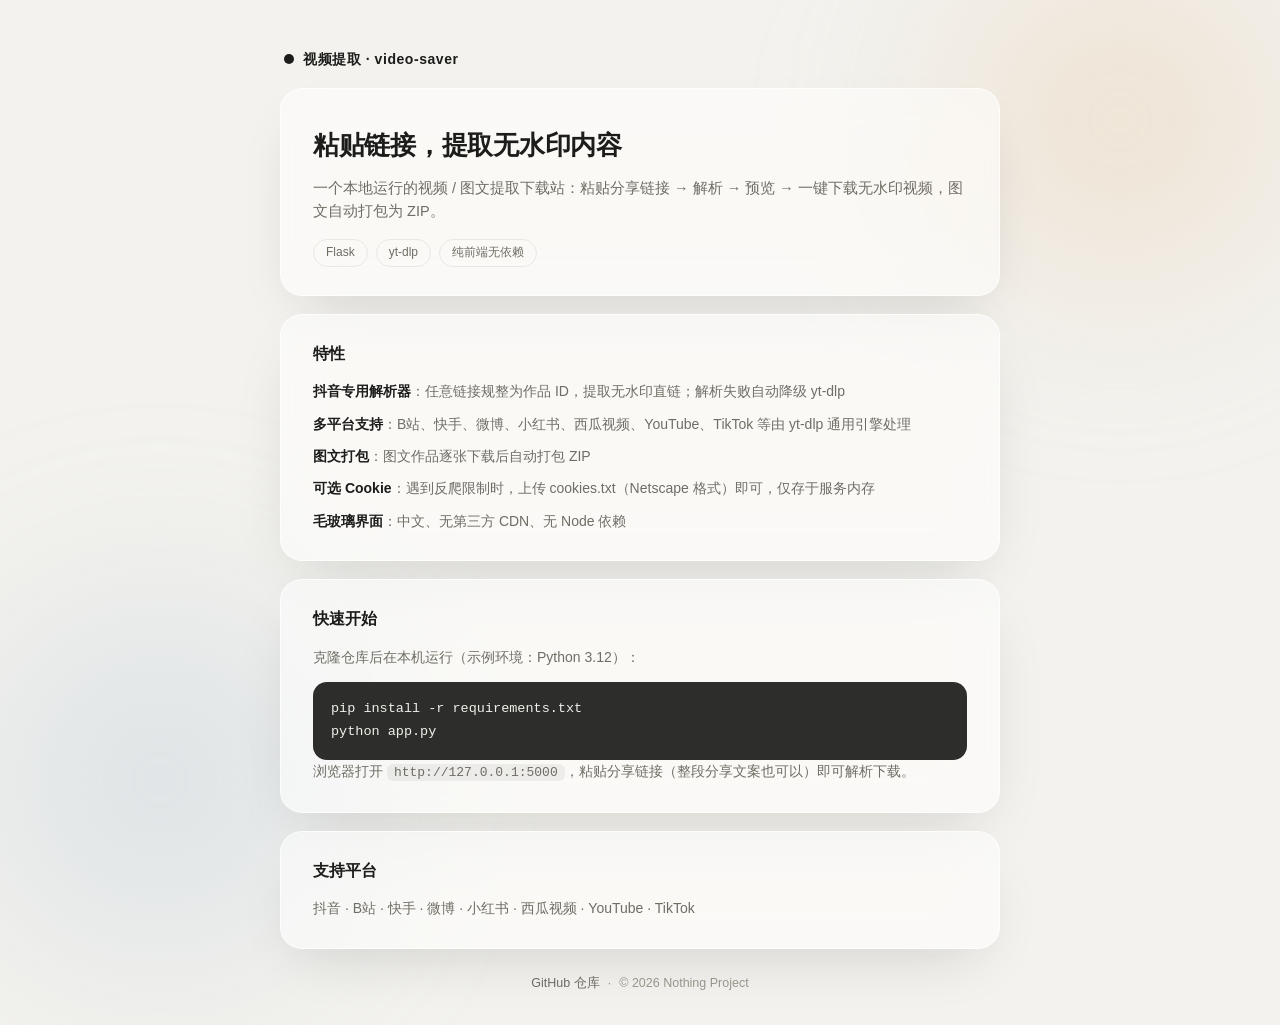
<file: docs/index.html>
<!DOCTYPE html>
<html lang="zh-CN">
<head>
<meta charset="UTF-8">
<meta name="viewport" content="width=device-width, initial-scale=1.0">
<title>视频提取 · video-saver</title>
<meta name="description" content="本地运行的视频 / 图文提取下载站：粘贴分享链接，一键下载无水印视频，图文自动打包为 ZIP。">
<link rel="icon" href="data:image/svg+xml,%3Csvg xmlns='http://www.w3.org/2000/svg' viewBox='0 0 32 32'%3E%3Crect width='32' height='32' rx='8' fill='%231c1c1a'/%3E%3Ccircle cx='16' cy='16' r='6' fill='%23f7f6f2'/%3E%3C/svg%3E">
<link rel="stylesheet" href="css/style.css">
</head>
<body>

<div class="bg-blob bg-blob-a" aria-hidden="true"></div>
<div class="bg-blob bg-blob-b" aria-hidden="true"></div>

<main class="shell">

  <header class="brand">
    <span class="brand-dot" aria-hidden="true"></span>
    <span class="brand-name">视频提取 · video-saver</span>
  </header>

  <section class="card hero">
    <h1 class="hero-title">粘贴链接，提取无水印内容</h1>
    <p class="hero-sub">
      一个本地运行的视频 / 图文提取下载站：粘贴分享链接 → 解析 → 预览 → 一键下载无水印视频，图文自动打包为 ZIP。
    </p>
    <p class="hero-tags">
      <span class="tag">Flask</span>
      <span class="tag">yt-dlp</span>
      <span class="tag">纯前端无依赖</span>
    </p>
  </section>

  <section class="card block">
    <h2>特性</h2>
    <ul class="feat-list">
      <li><b>抖音专用解析器</b>：任意链接规整为作品 ID，提取无水印直链；解析失败自动降级 yt-dlp</li>
      <li><b>多平台支持</b>：B站、快手、微博、小红书、西瓜视频、YouTube、TikTok 等由 yt-dlp 通用引擎处理</li>
      <li><b>图文打包</b>：图文作品逐张下载后自动打包 ZIP</li>
      <li><b>可选 Cookie</b>：遇到反爬限制时，上传 cookies.txt（Netscape 格式）即可，仅存于服务内存</li>
      <li><b>毛玻璃界面</b>：中文、无第三方 CDN、无 Node 依赖</li>
    </ul>
  </section>

  <section class="card block">
    <h2>快速开始</h2>
    <p class="hint">克隆仓库后在本机运行（示例环境：Python 3.12）：</p>
    <pre class="code"><code>pip install -r requirements.txt
python app.py</code></pre>
    <p class="hint">浏览器打开 <span class="mono">http://127.0.0.1:5000</span>，粘贴分享链接（整段分享文案也可以）即可解析下载。</p>
  </section>

  <section class="card block">
    <h2>支持平台</h2>
    <p class="hint">抖音 · B站 · 快手 · 微博 · 小红书 · 西瓜视频 · YouTube · TikTok</p>
  </section>

  <footer class="foot">
    <a href="https://github.com/Taszara/Nothing" target="_blank" rel="noopener">GitHub 仓库</a>
    <span>·</span>
    <span>© <span id="year"></span> Nothing Project</span>
  </footer>

</main>

<script>
  document.getElementById("year").textContent = new Date().getFullYear();
</script>
</body>
</html>
</file>
<file: docs/css/style.css>
/* docs 落地页 —— 与 video-saver 一致的毛玻璃风格 */

:root {
  --bg: #f3f2ee;
  --ink: #1c1c1a;
  --ink-soft: #6f6d64;
  --ink-faint: #9b988e;
  --card: rgba(255, 255, 255, .55);
  --line: rgba(255, 255, 255, .72);
  --line-soft: rgba(28, 28, 26, .08);
  --accent: #1c1c1a;
  --accent-ink: #f7f6f2;
  --radius: 22px;
  --shadow: 0 24px 60px -24px rgba(28, 28, 26, .18);
  --font: -apple-system, BlinkMacSystemFont, "PingFang SC", "Hiragino Sans GB",
          "Microsoft YaHei", "Segoe UI", sans-serif;
  --mono: "SFMono-Regular", Consolas, "Liberation Mono", Menlo, monospace;
}

* { box-sizing: border-box; margin: 0; padding: 0; }

html { -webkit-text-size-adjust: 100%; }

body {
  font-family: var(--font);
  background: var(--bg);
  color: var(--ink);
  min-height: 100vh;
  display: flex;
  justify-content: center;
  line-height: 1.6;
  -webkit-font-smoothing: antialiased;
}

/* ---- 背景光晕 ---- */
.bg-blob {
  position: fixed;
  border-radius: 50%;
  filter: blur(80px);
  z-index: 0;
  pointer-events: none;
}
.bg-blob-a {
  width: 520px; height: 520px;
  top: -140px; right: -100px;
  background: radial-gradient(circle, rgba(232, 203, 168, .5), transparent 66%);
}
.bg-blob-b {
  width: 560px; height: 560px;
  bottom: -160px; left: -120px;
  background: radial-gradient(circle, rgba(176, 196, 214, .42), transparent 66%);
}

/* ---- 布局 ---- */
.shell {
  position: relative;
  z-index: 1;
  width: min(720px, calc(100vw - 40px));
  padding: 48px 0 32px;
  display: flex;
  flex-direction: column;
  gap: 18px;
}

.brand {
  display: flex;
  align-items: center;
  gap: 9px;
  padding: 0 4px;
}
.brand-dot {
  width: 10px; height: 10px;
  border-radius: 50%;
  background: var(--accent);
}
.brand-name {
  font-size: 14px;
  font-weight: 600;
  letter-spacing: .04em;
}

/* ---- 毛玻璃卡片 ---- */
.card {
  background: var(--card);
  border: 1px solid var(--line);
  border-radius: var(--radius);
  box-shadow: var(--shadow);
  backdrop-filter: blur(28px) saturate(150%);
  -webkit-backdrop-filter: blur(28px) saturate(150%);
}

.hero { padding: 36px 32px 28px; }
.hero-title {
  font-size: 26px;
  font-weight: 600;
  letter-spacing: -.01em;
}
.hero-sub {
  margin-top: 10px;
  font-size: 14.5px;
  color: var(--ink-soft);
}
.hero-tags { margin-top: 16px; display: flex; flex-wrap: wrap; gap: 8px; }
.tag {
  font-size: 12px;
  color: var(--ink-soft);
  border: 1px solid var(--line-soft);
  border-radius: 999px;
  padding: 3px 12px;
}

.block { padding: 26px 32px 28px; }
.block h2 {
  font-size: 16px;
  font-weight: 600;
  letter-spacing: -.005em;
  margin-bottom: 14px;
}

.feat-list {
  list-style: none;
  display: flex;
  flex-direction: column;
  gap: 10px;
  font-size: 14px;
  color: var(--ink-soft);
}
.feat-list b { color: var(--ink); font-weight: 600; }

.hint {
  font-size: 14px;
  color: var(--ink-soft);
}
.hint + .hint { margin-top: 12px; }

.mono {
  font-family: var(--mono);
  font-size: 13px;
  background: rgba(28, 28, 26, .06);
  border-radius: 6px;
  padding: 1px 7px;
}

.code {
  margin-top: 14px;
  background: rgba(28, 28, 26, .92);
  color: #f0efe9;
  border-radius: 14px;
  padding: 16px 18px;
  overflow-x: auto;
}
.code code {
  font-family: var(--mono);
  font-size: 13.5px;
  line-height: 1.7;
}

/* ---- 页脚 ---- */
.foot {
  text-align: center;
  font-size: 12.5px;
  color: var(--ink-faint);
  padding: 6px 0 0;
  display: flex;
  justify-content: center;
  gap: 8px;
  flex-wrap: wrap;
}
.foot a { color: var(--ink-soft); text-decoration: none; }
.foot a:hover { color: var(--ink); }

/* ---- 窄屏 ---- */
@media (max-width: 560px) {
  .hero { padding: 28px 22px 24px; }
  .hero-title { font-size: 22px; }
  .block { padding: 22px 22px 24px; }
}
</file>
